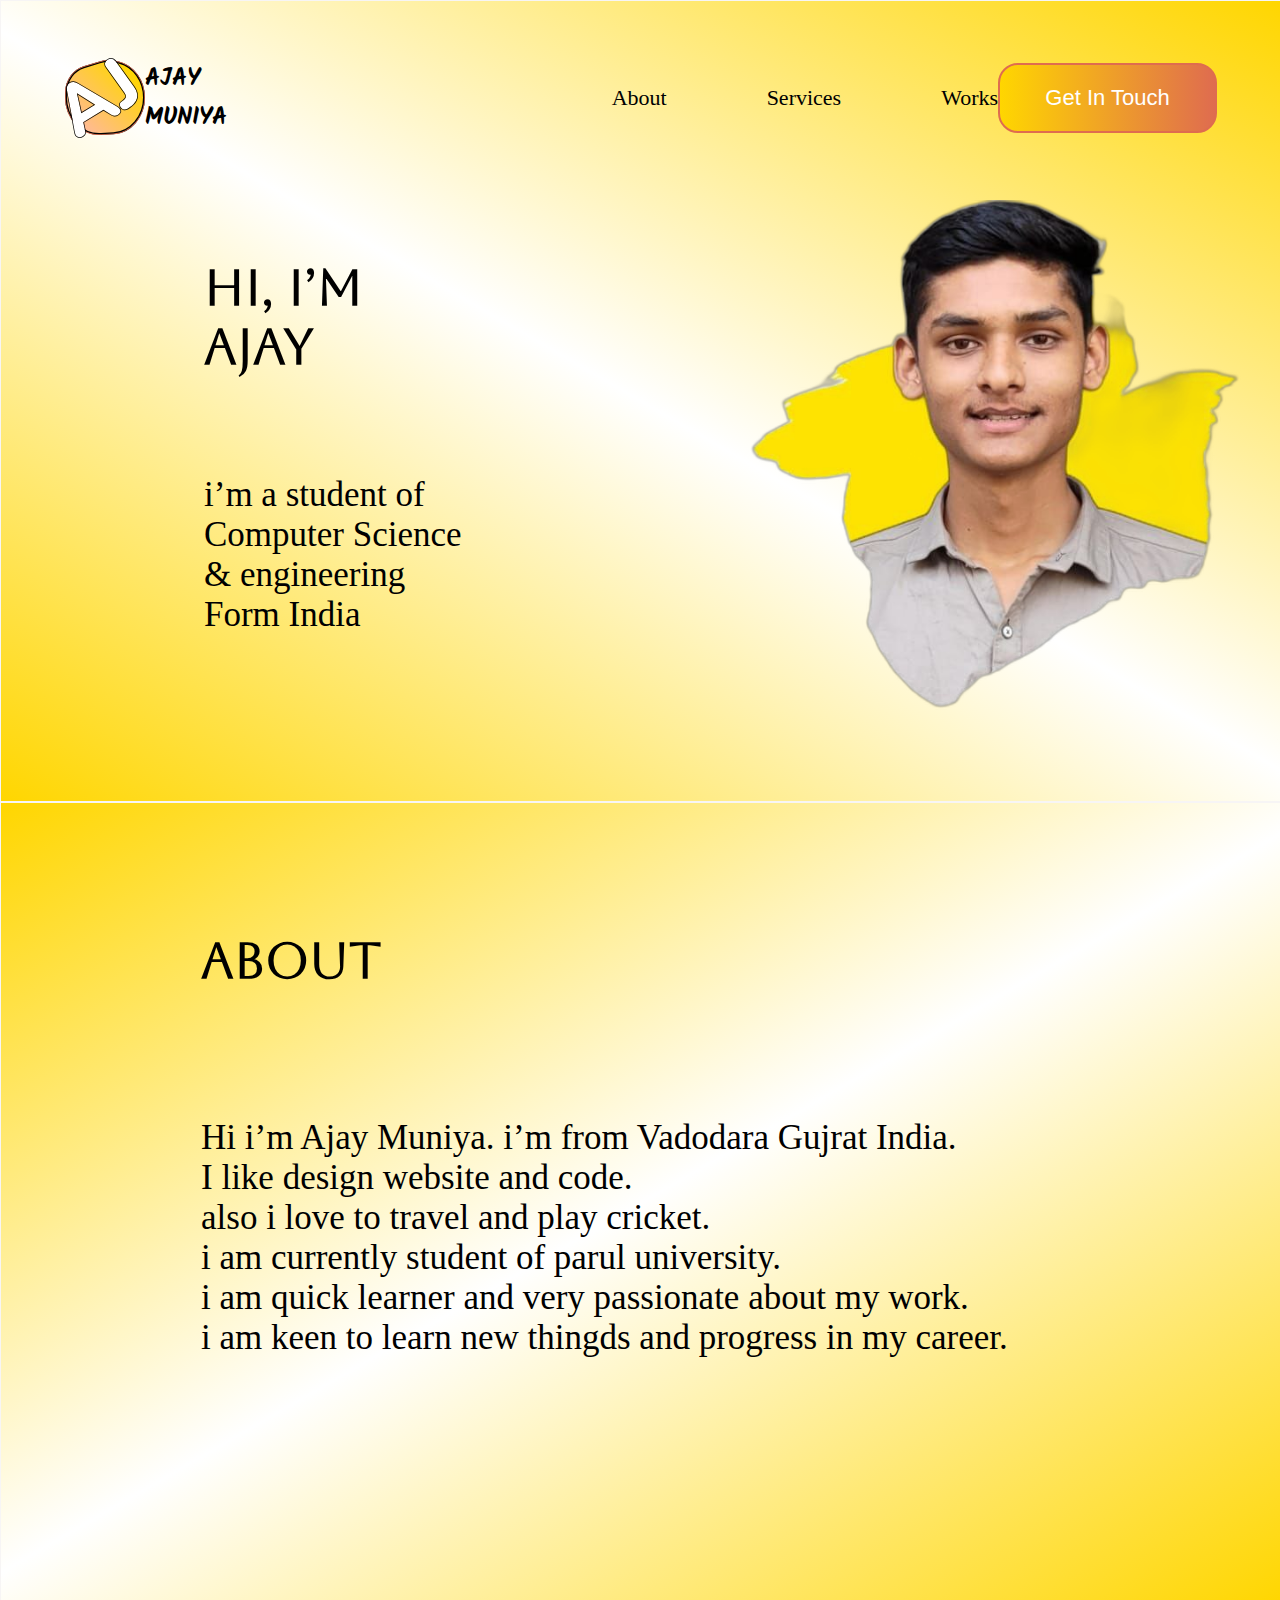
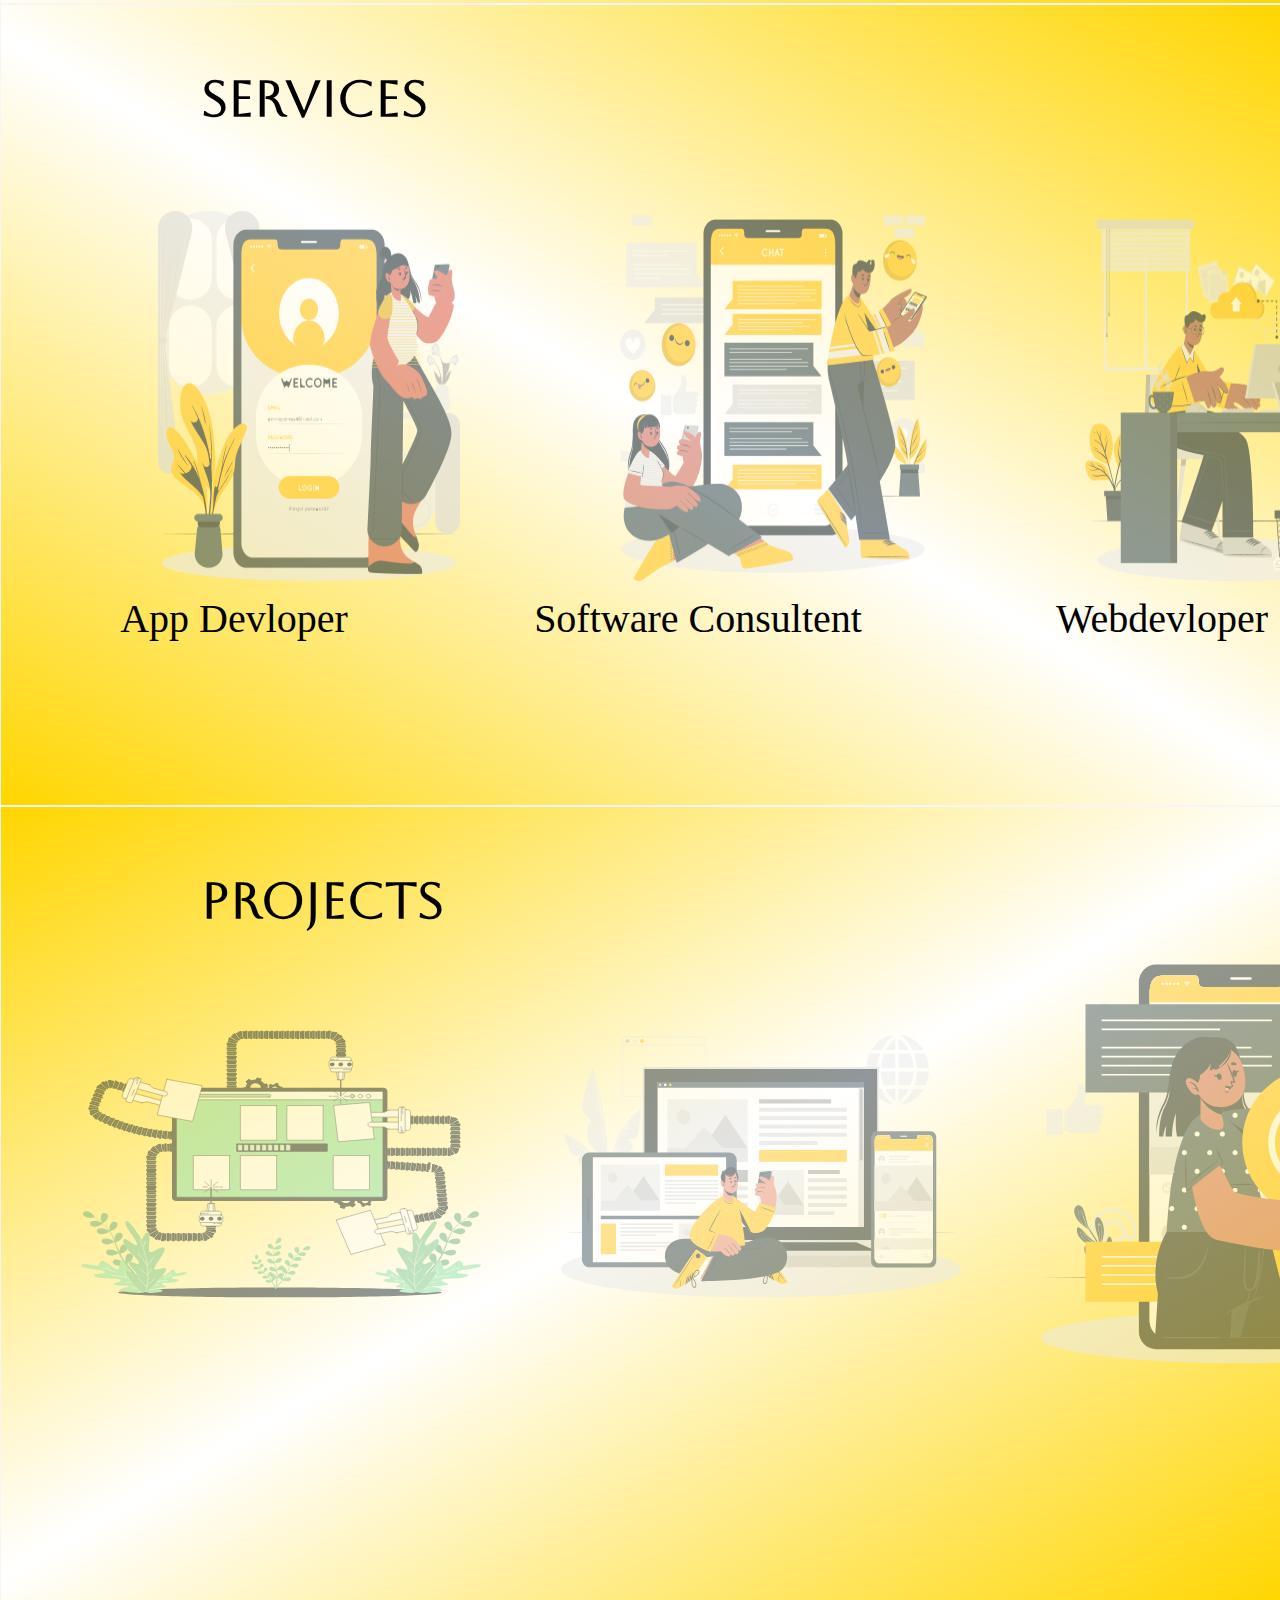
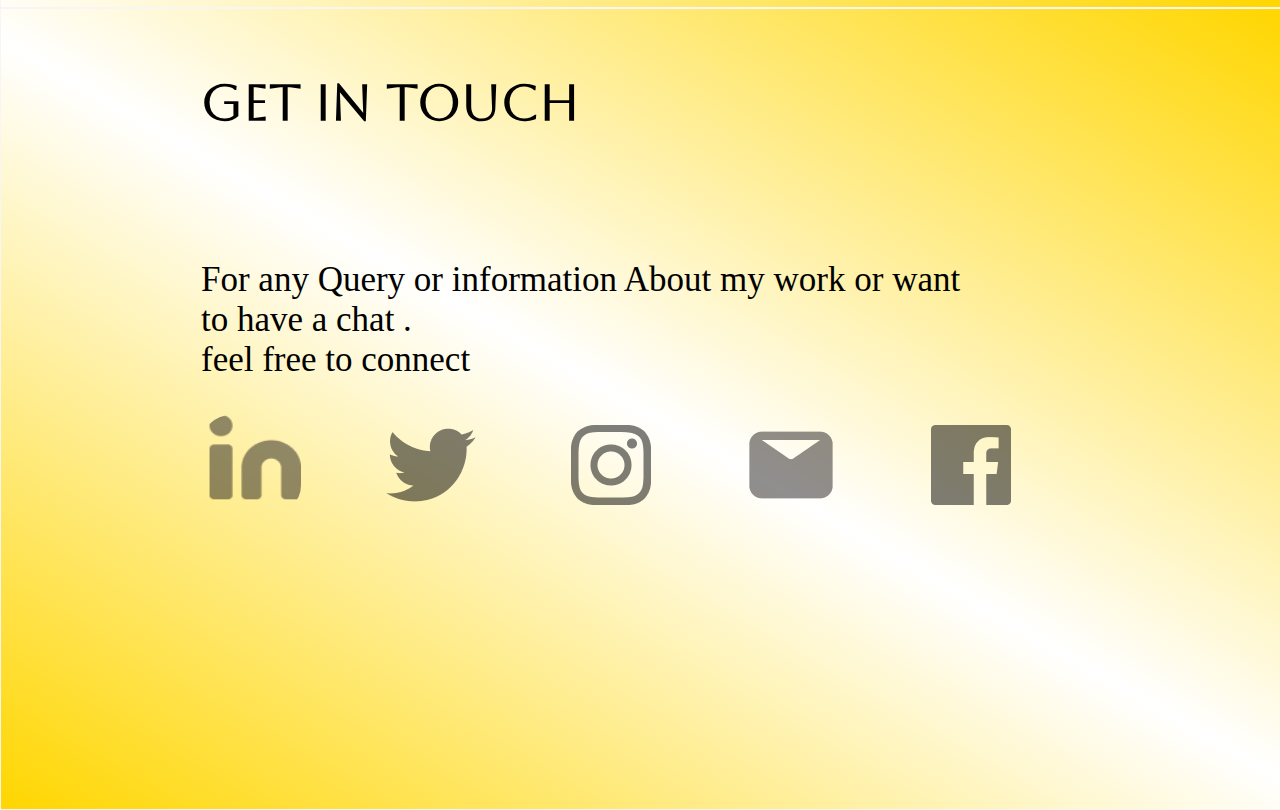
<file: index.html>
<!DOCTYPE html>
<html lang="en">

<head>
    <meta charset="UTF-8">
    <meta http-equiv="X-UA-Compatible" content="IE=edge">
    <meta name="viewport" content="width=device-width, initial-scale=1.0">
    <title style="font-family: 'Aboreto', cursive;">Ajay's Portfolio Website</title>
    <link rel="stylesheet" href="style.css">
    <link rel="preconnect" href="https://fonts.googleapis.com">
    <link rel="shortcut icon" href="/icon/favicon.ico" type="image/x-icon">
<link rel="preconnect" href="https://fonts.gstatic.com" crossorigin>
<link href="https://fonts.googleapis.com/css2?family=Aboreto&display=swap" rel="stylesheet">
<link rel="preconnect" href="https://fonts.googleapis.com">
<link rel="preconnect" href="https://fonts.gstatic.com" crossorigin>
<link href="https://fonts.googleapis.com/css2?family=Aboreto&family=Kalam:wght@300&display=swap" rel="stylesheet">
<link rel="stylesheet" href="maintenance.html">
</head>

<body>

    <div class="top">
        <nav>
            <img class="logo" src="logo.svg" alt="logo">
            <h2 style="font-family: 'kalam', cursive;">AJAY MUNIYA </h2>
            <ul>
                <li><a class="link" href="#about">About</a></li>
                <li> <a class="link" href="#service">Services</a></li>
                <li><a class="link" href="#works">Works</a></li>
            </ul>
            <button type="button" class="btn"><a href="#touch" >Get In Touch </a></button>
        </nav>

        <table>

            <head>
                <tr class="in">
                    <td class="o">
                        <h1 style="font-family: 'Aboreto', cursive;">Hi, i’m Ajay</h1>
                        <br>
                        <p> i’m a student of Computer Science <br> & engineering
                            <br>
                            Form India</p>



                    </td>
                    <td><img class="ajay" src="ajayy.png" class="ajay" alt=""></td>
                </tr>
            </head>
        </table>
    </div>
    <div class="second" id="about">
        
        <h2 style="font-family: 'Aboreto', cursive;">About</h2>
        <p>
            Hi i’m Ajay Muniya. i’m from Vadodara Gujrat India.<br>
            I like design website and code.<br>
            also i love to travel and play cricket.<br>
            i am currently student of parul university.<br>
            i am quick learner and very passionate about my work.<br>
            i am keen to learn new thingds and progress in my career.
        </p>
    </div>
    <div class="third" id="service">
        <h1 style="font-family: 'Aboreto', cursive;">Services</h1>
        <table>
            <tr>
                <td><a href="maintenance.html"><img src="cuate (2).png"></a></td>
                <td><a href="maintenance.html"><img src="cuate (3).png"></a></td>
                <td><a href="maintenance.html"><img src="cuate.png"></a></td>
            </tr>
            <tr>
                <td>App Devloper</td>
                <td>Software Consultent</td>
                <td>Webdevloper</td>
            </tr>
        </table>
    </div>
    <div class="four" id="works">
        <h1 style="font-family: 'Aboreto', cursive;">Projects</h1>
    <ul>
        <li>
           <a href="maintenance.html"><img src="bro.svg" alt=""></a> 
        </li>
        <li>
            <a href="maintenance.html"><img src="cuate (2).svg" alt=""></a> 
        </li>
        <li>
            <a href="maintenance.html"> <img src="cuate.svg" alt=""></a> 
        </li>
    </ul>
    </div>
    <div class="bottom" id="touch">
        <h1 style="font-family: 'Aboreto', cursive;">Get In Touch</h1>
        <p>
            For any Query or information About my work or want<br> to have a chat .<br>
feel free to connect 
        </p>
        <ul>
        <li><a href="https://www.linkedin.com/in/ajay-muniya-7b2b56251" target="_blank"><img src="🦆 icon _linkedin_.png" alt=""></a></li>
        <li><a href="https://twitter.com/AjayMuniya04?t=gD2a3fuB4yM1sss_6rrgkQ&s=08" target="_blank"><img src="🦆 icon _twitter_.png" alt=""></a></li> 
        <li><a href="https://instagram.com/ajay_muniya23?igshid=YzgyMTM2MGM=" target="_blank"><img src="🦆 icon _instagram_.png" alt=""> </a></li>
        <li> <a href="mailto:ajaybhaimuniya@gmail.com" target="_blank"><img src="🦆 icon _email_.png" alt=""></a></li>
        <li><a href="https://www.facebook.com/aj.style.739?mibextid=ZbWKwL" target="_blank"><img src="🦆 icon _facebook_.png" alt=""></a></li>
         </ul>
    </div>

</body>

</html>
</file>
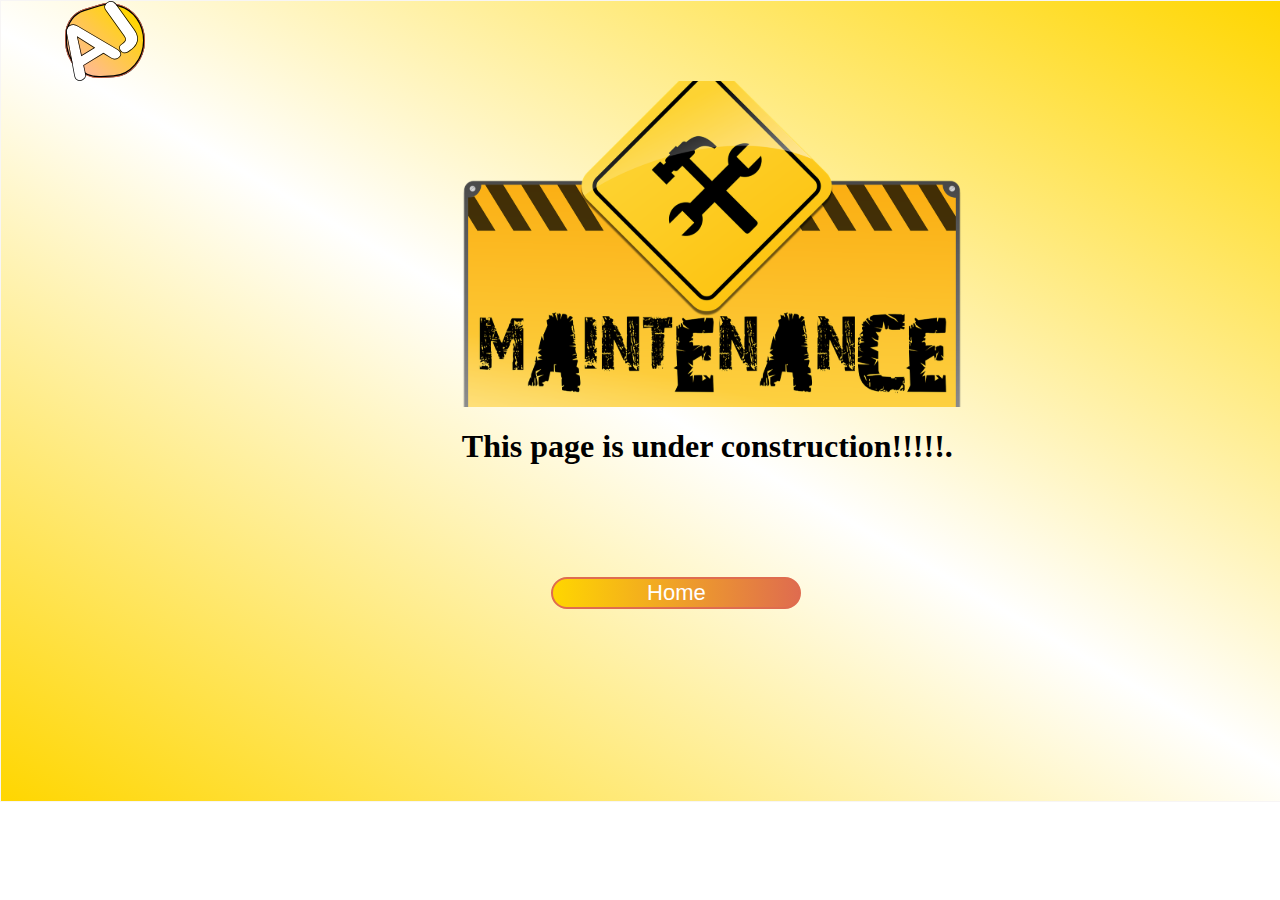
<file: maintenance.html>
<!DOCTYPE html>
<html lang="en">
<head>
    <meta charset="UTF-8">
    <meta http-equiv="X-UA-Compatible" content="IE=edge">
    <meta name="viewport" content="width=device-width, initial-scale=1.0">
    <title>Document</title>
    <link rel="stylesheet" href="index.html">
    <link rel="stylesheet" href="style.css">
</head>
<body>

    <div class='m-top'>
        <img id="logo" src="/images/logo.svg " alt=" " >
        <img src="/icon/maintenance.svg" alt="">
        <h1>This page is under construction!!!!!.</h1>
        <button type="button"class="btn"> <a href="index.html" > Home </a></button>
    </div>
</body>
</html>
</file>
<file: style.css>
@import url('https://fonts.googleapis.com/css2?family=Aboreto&display=swap');
  @import url('https://fonts.googleapis.com/css2?family=Aboreto&family=Kalam:wght@300&display=swap');
body{
    margin:0;
    padding:0;
    box-sizing: border-box;
    width:100%;
    color: black;
    
}
div{
    height:800px;
    width: 100%;
    border: 1px solid rgb(247, 245, 245);
}
/*------------------------- background color of div----------------*/
.top,.third,.bottom,.m-top{
    background: linear-gradient(30deg,#FFD600,white,#FFD600);
}
.second,.four{
    background: linear-gradient(150deg,#FFD600,white,#FFD600);
}

/*-----------------------------------------------------------------*/
/*-----------------------------text Align ment for h1 tag-------------------*/
.third h1,.four h1,.bottom h1,.top h1{
    margin-left:200px;
    font-size: 50px;
    margin-top:5%;
}
/*--------------------------text alignment for paragarm tag--------------*/
.top p,.bottom p,.second p{
    margin-left:200px;
    font-size: 35px;
    margin-top:10%;
}
nav{
    padding-top: 3%;
    font-family: "Lato";
    display:flex;
    align-items:center;
    justify-content:space-between;
    padding:auto;


}
.logo,#logo{
    width:80px;
    height:80px;
    margin-left:5%;
}
nav h2{
    margin-right:200px;
}
nav ul li{
    text-align: center;
    display: inline;
    list-style-type: none;
    text-decoration: none;
    padding-left: 100px;
}
nav ul li a{
    font-size: 22px;
    text-decoration: none;
    color:black;
}
nav ul li a:hover{
    font-size: 22px;
    text-decoration: underline;
    text-decoration: underline #DF6C4F;
    color:black;

}
.btn a{
    text-decoration: none;
    color: white;
}
.btn{
    text-decoration: none;
    font-size: 22px;
    width:250px;
    height:70px;

    background: linear-gradient(90deg,#FFD600,#DF6C4F);
    margin-right:5%;
    border-radius: 20px;
    border: 2px solid #DF6C4F;
}

.btn:hover{
    text-decoration: none;
    font-size: 22px;
    width:250px;
    height:70px;
    background: linear-gradient(50deg,#DF6C4F,#FFD600);
    margin-right:5%;
    border-radius: 20px;
    border: 5px solid #DF6C4F;
}

p{
    font-size: 25px;
}
.second h2{
    font-size: 50px;
    margin-top:10%;
    margin-left:200px;
}
.second p{
    margin-top:10%;
    margin-left:200px;
}
.in{
width:100%;
display: flex;
align-items: center;



}
.ajay{
    width: 540px;
    height:540px;
    margin-top:5%;
  margin-left:250px;
}
/* third div code*/
.third img{
        width: 310px;
        height:370px;
        margin-left:150px;
       margin-top:10%;
       opacity: 60%;
}
.third img:hover{
    width: 310px;
    height:370px;
    margin-left:150px;
   margin-top:10%;
    opacity: 100%;
}

.third td{
    font-size: 40px;
    text-align: center;
}
/* fourth div css */
div ul li img{
    width:400px;
    height:400px;
    border-radius: 30px;
   margin-inline: 40px;
   opacity: 50%;
}
div ul li img:hover{
    width:400px;
    height:400px;
    border-radius: 30px;
   margin-inline: 40px;
   opacity:100%;
}
div ul {

    list-style: none;
    display:flex;
}
.bottom ul li img{
    height:100px;
    width:100px;
    opacity:50%;
}
.bottom ul li img:hover{
    height:100px;
    width:100px;
    opacity:100%;
}

.bottom ul{
    margin-left:120px;
}
/*-------------------------------------------------------------------*/
.m-top{
    
    display: flex;
    flex-direction: column;
    justify-content: space-between;
    
}
.m-top img ,.m-top h1{
    width:500px;
    height:350px;
    margin-left: 36%;
}
.m-top .btn{
    margin-left: 43%;
    margin-bottom: 15%;
    color: white;
}
</file>
